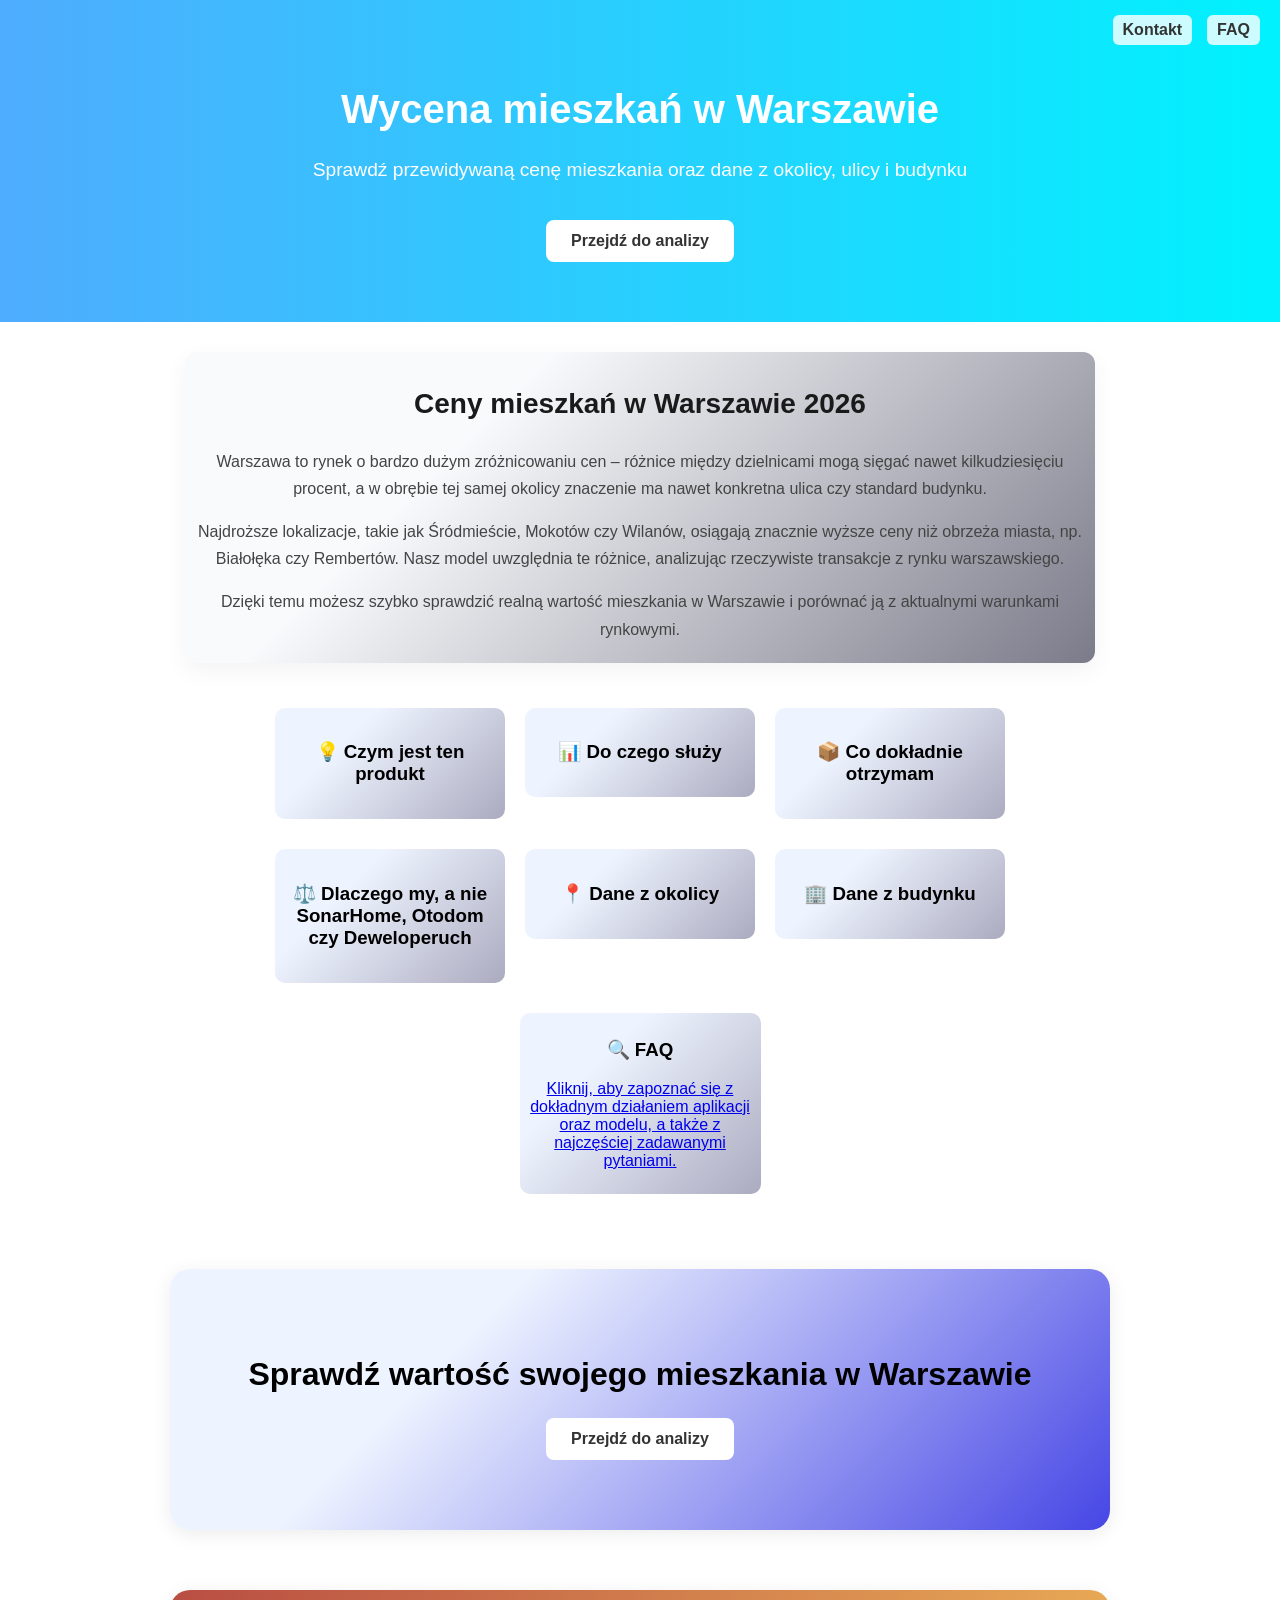
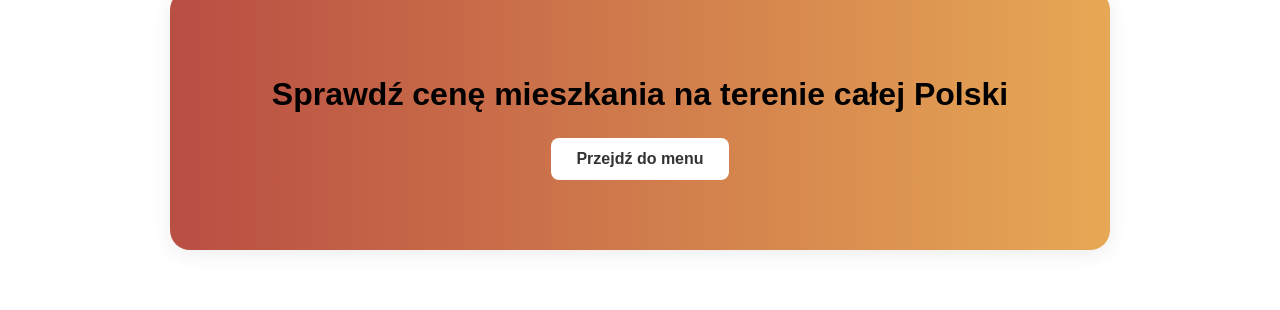
<file: frontend/index.html>
<!DOCTYPE html>
<html>
<head>
    <meta charset="UTF-8">
    <meta name="viewport" content="width=device-width, initial-scale=1.0">
    <meta name="description"
    content="Analiza i predykcja cen mieszkań w Warszawie. Sprawdź realną wartość mieszkania na podstawie danych transakcyjnych, lokalizacji i parametrów nieruchomości." />
    <title>Warszawskie ceny mieszkań – sprawdź wartość online</title>
    <link rel="stylesheet" href="stylee.css">
</head>
<body>

<div class="top-links">
    <a href="kontakt.html">Kontakt</a>
    <a href="FAQ.html">FAQ</a>
</div>

<header class="hero">
    <h1>Wycena mieszkań w Warszawie</h1>
    <p>Sprawdź przewidywaną cenę mieszkania oraz dane z okolicy, ulicy i budynku</p>

    <a href="login.html" class="main-btn">Przejdź do analizy</a>
</header>


<section class="seo-text">
    <h2>Ceny mieszkań w Warszawie 2026</h2>
    <p>
        Warszawa to rynek o bardzo dużym zróżnicowaniu cen – różnice między dzielnicami mogą sięgać nawet kilkudziesięciu procent,
        a w obrębie tej samej okolicy znaczenie ma nawet konkretna ulica czy standard budynku.
    </p>

    <p>
        Najdroższe lokalizacje, takie jak Śródmieście, Mokotów czy Wilanów, osiągają znacznie wyższe ceny niż obrzeża miasta,
        np. Białołęka czy Rembertów. Nasz model uwzględnia te różnice, analizując rzeczywiste transakcje z rynku warszawskiego.
    </p>

    <p>
        Dzięki temu możesz szybko sprawdzić realną wartość mieszkania w Warszawie i porównać ją z aktualnymi warunkami rynkowymi.
    </p>
</section>


<div class="features">
    <div class="feature-box-faq">
        <h3>💡 Czym jest ten produkt</h3>
        <p class = "answer">To narzędzie, które pozwala oszacować realną wartość mieszkania na podstawie rzeczywistych transakcji uzyskanych z danych Ministerstwa Rozwoju i Technologii.</p>
    </div>



    <div class="feature-box-faq">
        <h3>📊️ Do czego służy</h3>
        <p class = "answer">Narzędzie pomaga ocenić, czy cena mieszkania jest zawyżona, zaniżona czy też adekwatna.
        Może być wykorzystane przy zakupie, sprzedaży lub analizie inwestycji.</p>
    </div>

        <div class="feature-box-faq">
        <h3>📦️ Co dokładnie otrzymam</h3>
        <p class = "answer">Końcowym produktem jest raport zawierający predykcję wartości mieszkania dla wskazanego adresu i parametrów.<br><br>
            Dodatkowo raport zawiera zagregowane dane transakcyjne z najbliższej okolicy.
            Jeśli ulica występuje w bazie – otrzymasz również dane dla ulicy, a jeśli dostępne są dane dla konkretnego adresu – także dla budynku.</p>
    </div>


</div>

<div class="features">
        <div class="feature-box-faq">
        <h3>⚖️ Dlaczego my, a nie SonarHome, Otodom czy Deweloperuch</h3>
        <p class = "answer">Na rynku istnieją różne narzędzia do analizy cen mieszkań, jednak każde z nich ma swoje ograniczenia.
<br><br>
Serwisy takie jak SonarHome oferują wyceny po podaniu danych kontaktowych (np. e-mail i telefon), co często wiąże się z dalszym kontaktem marketingowym oraz nie oferują danych z okolicy.
<br><br>
Portale ogłoszeniowe, takie jak Otodom, prezentują głównie ceny ofertowe, które mogą znacząco odbiegać od rzeczywistych cen transakcyjnych.
<br><br>
Z kolei narzędzia analizujące konkretne adresy, takie jak Deweloperuch, pokazują dane historyczne, ale nie oferują predykcji dopasowanej do parametrów konkretnego mieszkania.
<br><br>
Ten raport łączy wszystkie te elementy – wykorzystuje rzeczywiste dane transakcyjne, które podane są w raporcie i generuje spersonalizowaną predykcję ceny dla wskazanego mieszkania. Dzięki temu otrzymujesz pełniejszy i bardziej realistyczny obraz rynku niż w przypadku pojedynczych narzędzi.
        </p>

    </div>

    <div class="feature-box-faq">
        <h3>📍 Dane z okolicy</h3>
        <p class = "answer">Do predykcji używana jest analiza cen transakcyjnych w promieniu 100m–500m, których zestawienie otrzymasz wraz z estymacją.</p>
    </div>

    <div class="feature-box-faq">

        <h3>🏢 Dane z budynku</h3>
        <p class = "answer">Jeśli pod wskazanym adresem wystąpiły w ciągu ostatnich dwóch lat transakcje, otrzymasz ich zestawienie wraz z estymacją.</p>
    </div>
</div>


<div class="features">
    <div class="feature-box">
        <h3>🔍 FAQ</h3>
        <a href="FAQ.html" class="feature-link">

        <p>
            Kliknij, aby zapoznać się z dokładnym działaniem aplikacji
            oraz modelu, a także z najczęściej zadawanymi pytaniami.
        </p>
    </a>
    </div>




</div>



<div class="cta">
    <h2>Sprawdź wartość swojego mieszkania w Warszawie</h2>

    <a href="predykcja.html" class="main-btn">
        Przejdź do analizy
    </a>


</div>

<div class="cta" style= "background: linear-gradient(to right, #b94e43, #e7a855);">
    <h2>Sprawdź cenę mieszkania na terenie całej Polski</h2>

    <a href="https://polskieceny-pl.onrender.com/" class="main-btn">
        Przejdź do menu
    </a>


</div>


<script>
document.querySelectorAll(".feature-box-faq").forEach(box => {
    box.addEventListener("click", () => {
        box.classList.toggle("active");
    });
});
</script>

</body>
</html>
</file>
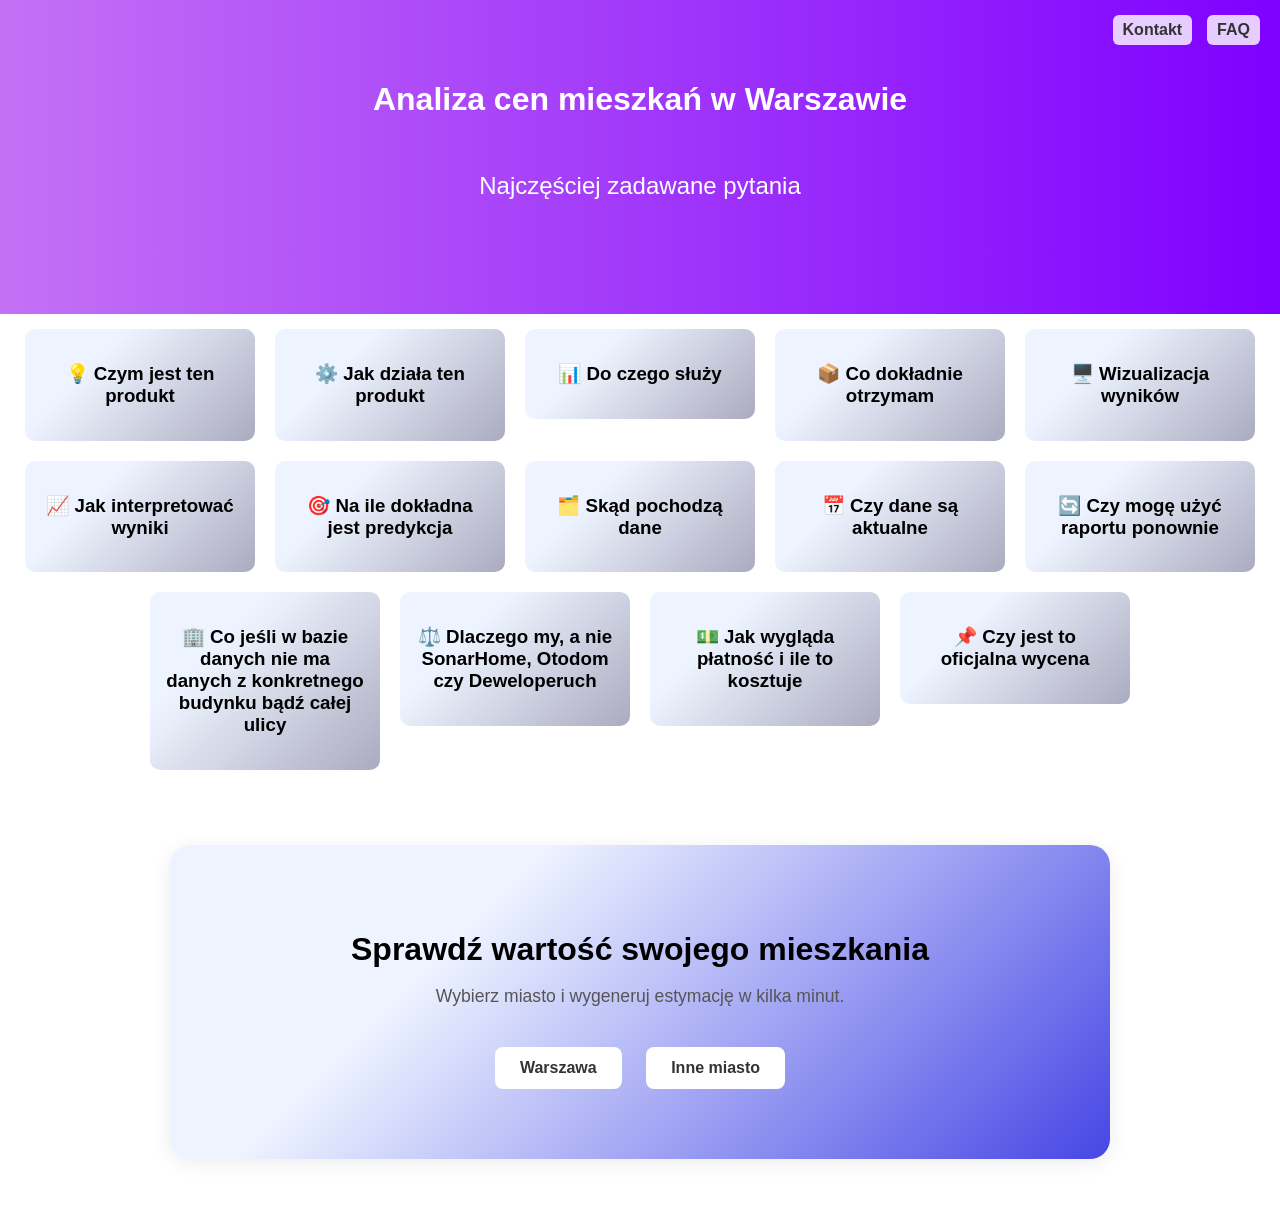
<file: frontend/FAQ.html>
<!DOCTYPE html>
<html lang="en">
<head>
    <meta charset="UTF-8">
    <meta name="viewport" content="width=device-width, initial-scale=1.0">
    <title>FAQ</title>
    <link rel="stylesheet" href="stylee.css">

</head>
<body>

<div class="top-links">
    <a href="kontakt.html">Kontakt</a>
    <a href="FAQ.html">FAQ</a>
</div>


<div class="hero_violet">
    <h1>Analiza cen mieszkań w Warszawie</h1>
    <p>Najczęściej zadawane pytania</p>

</div>
<div class="features">
    <div class="feature-box-faq">
        <h3>💡 Czym jest ten produkt</h3>
        <p class = "answer">To narzędzie, które pozwala oszacować realną wartość mieszkania na podstawie rzeczywistych transakcji uzyskanych z danych Ministerstwa Rozwoju i Technologii.</p>
    </div>


    <div class="feature-box-faq">
        <h3>⚙️ Jak działa ten produkt</h3>
        <p class = "answer">Po podaniu odpowiednich danych, model uczenia maszynowego, oparty na regresji liniowej, przewiduje przybliżoną cenę za metr kwadratowy mieszkania na podstawie 50 000 faktycznych rekordów transakcyjnych. </p>
    </div>

    <div class="feature-box-faq">
        <h3>📊️ Do czego służy</h3>
        <p class = "answer">Narzędzie pomaga ocenić, czy cena mieszkania jest zawyżona, zaniżona czy też adekwatna.
        Może być wykorzystane przy zakupie, sprzedaży lub analizie inwestycji.</p>
    </div>


    <div class="feature-box-faq">
        <h3>📦️ Co dokładnie otrzymam</h3>
        <p class = "answer">Końcowym produktem jest raport zawierający predykcję wartości mieszkania dla wskazanego adresu i parametrów.
Dodatkowo raport zawiera zagregowane dane transakcyjne z najbliższej okolicy.
Jeśli ulica występuje w bazie – otrzymasz również dane dla ulicy, a jeśli dostępne są dane dla konkretnego adresu – także dla budynku.</p>
    </div>


    <div class="feature-box-faq">
        <h3>🖥️  Wizualizacja wyników</h3>
        <a href="wynikidisplay.html" class="feature-link">
            <p class = "answer">Kliknij, aby przejść do wizualizacji otrzymanych wyników</p>
        </a>
    </div>




    <div class="feature-box-faq">
        <h3>📈 Jak interpretować wyniki</h3>
        <p class = "answer">Wynik należy traktować jako realistyczną estymację ceny rynkowej, a nie dokładną wycenę notarialną.
        Najlepiej porównać go z cenami ofert i potraktować jako punkt odniesienia przy negocjacjach.</p>
    </div>




    <div class="feature-box-faq">
        <h3>🎯 Na ile dokładna jest predykcja</h3>
        <p class="answer">
            Średni błąd przewidywania wynosi około 7%.
            Oznacza to, że dla większości mieszkań model trafia bardzo blisko realnej ceny rynkowej.
            <br><br>
            Dokładność zależy jednak od dostępności danych – w lokalizacjach z dużą liczbą transakcji
            (np. popularne dzielnice) wyniki są bardziej precyzyjne.
            <br><br>
            W przypadku rzadkich adresów lub nietypowych mieszkań (np. bardzo duży metraż,
            wysoki standard, unikalna lokalizacja), odchylenie może być większe.
            <br><br>
            Raport najlepiej traktować jako solidny punkt odniesienia do oceny,
            czy dana oferta jest zawyżona lub atrakcyjna.
        </p>
    </div>

    <div class="feature-box-faq">
        <h3>🗂️ Skąd pochodzą dane</h3>
        <p class = "answer">Dane pochodzą z rejestru cen nieruchomości publikowanego przez Ministerstwo Rozwoju i Technologii (geoportal.gov.pl).
Są to oficjalne ceny transakcyjne zawarte w aktach notarialnych.</p>
    </div>



    <div class="feature-box-faq">
        <h3>📅 Czy dane są aktualne</h3>
        <p class = "answer">Dane obejmują lata 2024–obecnie i są reprezentatywne dla aktualnych warunków rynkowych.</p>
    </div>

    <div class="feature-box-faq">

        <h3>🔄 Czy mogę użyć raportu ponownie</h3>
        <p class = "answer">Po zakupie raport będzie dostępny na stronie przez godzinę od kliknięcia w "wygeneruj wyniki". Dokument ZIP z gotowymi do pobrania plikami przedstawiającymi całość raportu i danych można w tym czasie pobierać dowolnie, a pobrane pliki będą już na zawsze do Państwa dyspozycji.</p>
    </div>

    <div class="feature-box-faq">
        <h3>🏢 Co jeśli w bazie danych nie ma danych z konkretnego budynku bądź całej ulicy</h3>
        <p class = "answer">W przypadku braku budynku, raport generowany jest w głównej mierze w oparciu o dane transakcyjne ze wskazanej ulicy i najbliższej okolicy.
        <br><br>
            W przypadku braku jakichkolwiek danych ze wskazanej ulicy, raport generwoany jest w oparciu o najbliższą okolicę.
        </p>
    </div>


    <div class="feature-box-faq">
        <h3>⚖️ Dlaczego my, a nie SonarHome, Otodom czy Deweloperuch</h3>
        <p class = "answer">Na rynku istnieją różne narzędzia do analizy cen mieszkań, jednak każde z nich ma swoje ograniczenia.
<br><br>
Serwisy takie jak SonarHome oferują wyceny po podaniu danych kontaktowych (np. e-mail i telefon), co często wiąże się z dalszym kontaktem marketingowym oraz nie oferują danych z okolicy.
<br><br>
Portale ogłoszeniowe, takie jak Otodom, prezentują głównie ceny ofertowe, które mogą znacząco odbiegać od rzeczywistych cen transakcyjnych.
<br><br>
Z kolei narzędzia analizujące konkretne adresy, takie jak Deweloperuch, pokazują dane historyczne, ale nie oferują predykcji dopasowanej do parametrów konkretnego mieszkania.
<br><br>
Ten raport łączy wszystkie te elementy – wykorzystuje rzeczywiste dane transakcyjne, które podane są w raporcie i generuje spersonalizowaną predykcję ceny dla wskazanego mieszkania. Dzięki temu otrzymujesz pełniejszy i bardziej realistyczny obraz rynku niż w przypadku pojedynczych narzędzi.
        </p>

    </div>



    <div class="feature-box-faq">
        <h3>💵 Jak wygląda płatność i ile to kosztuje</h3>
        <p class = "answer">Płatność odbywa się online za pomocą bezpiecznego systemu Stripe. Po wprowadzeniu danych mieszkania zostaniesz przekierowany do formularza płatności, gdzie możesz zapłacić kartą.
            <br><br>
            Koszt raportu to 5 zł – jest to jednorazowa opłata za wygenerowanie pełnego raportu dla wybranego mieszkania. Po opłaceniu natychmiast uzyskujesz dostęp do wyników.
            <br><br>
            Nie wymagamy zakładania konta ani podawania dodatkowych danych kontaktowych – płacisz tylko za konkretny raport i od razu go otrzymujesz. </p>
    </div>

    <div class="feature-box-faq">
        <h3>📌 Czy jest to oficjalna wycena</h3>
        <p class = "answer">Nie – raport ma charakter informacyjny i nie zastępuje wyceny rzeczoznawcy majątkowego.</p>
    </div>


</div>


<div class="cta">
    <h2>Sprawdź wartość swojego mieszkania</h2>
    <p>Wybierz miasto i wygeneruj estymację w kilka minut.</p>

    <a href="https://www.warszawskieceny.pl" class="main-btn">
        Warszawa
    </a>

    <a href="https://polskieceny-pl.onrender.com" class="main-btn">
        Inne miasto
    </a>
</div>


<script>
document.querySelectorAll(".feature-box-faq").forEach(box => {
    box.addEventListener("click", () => {
        box.classList.toggle("active");
    });
});
</script>

</body>
</html>
</file>
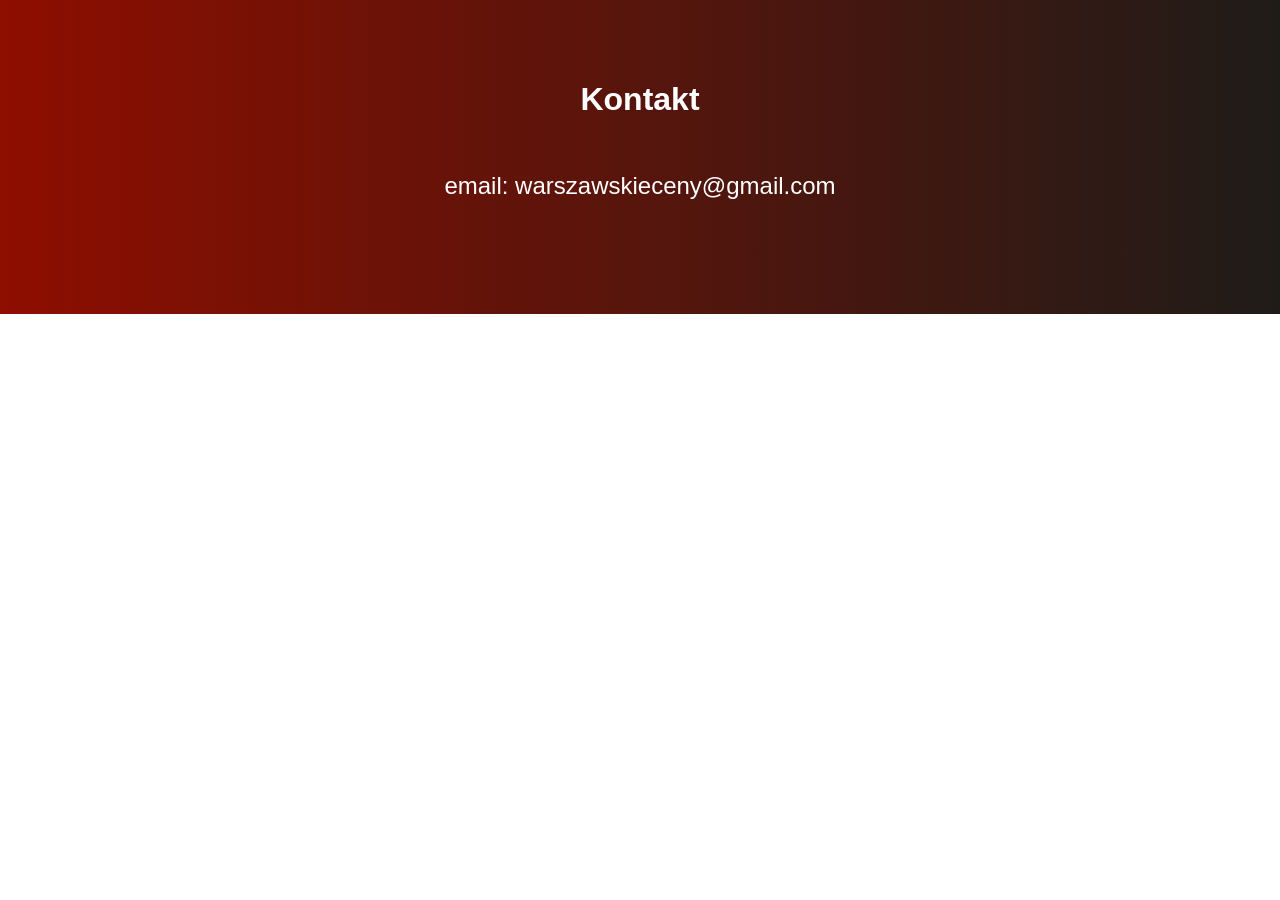
<file: frontend/kontakt.html>
<!DOCTYPE html>
<html lang="en">
<head>
    <meta charset="UTF-8">
    <meta name="viewport" content="width=device-width, initial-scale=1.0">
    <title>Title</title>
    <link rel="stylesheet" href="stylee.css">

</head>
<body>
<div class="hero_violet" style= "background: linear-gradient(to right, #8e0e00, #1f1c18);">
    <h1>Kontakt</h1>
    <p>email: warszawskieceny@gmail.com</p>

</div>
</body>
</html>
</file>
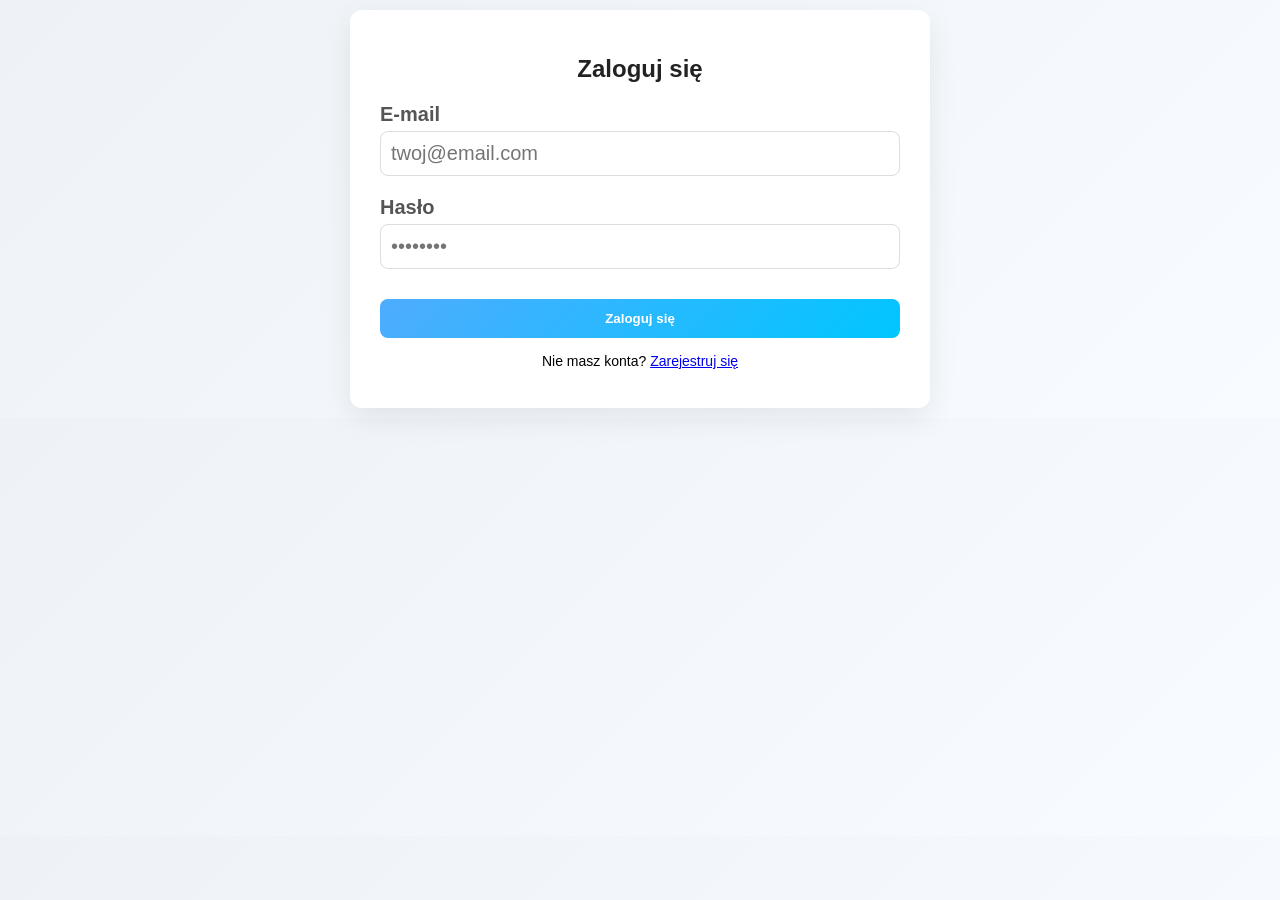
<file: frontend/login.html>
<!DOCTYPE html>
<html lang="pl">
<head>
    <meta charset="UTF-8">
    <title>Logowanie - Analiza mieszkań</title>
    <link rel="stylesheet" href="style.css">
    <meta name="viewport" content="width=device-width, initial-scale=1.0">
</head>
<body>

<div class="form-box">
    <h2>Zaloguj się</h2>

    <div class="form-row">
        <label for="email">E-mail</label>
        <input id="email" type="email" placeholder="twoj@email.com" required>
    </div>

    <div class="form-row">
        <label for="password">Hasło</label>
        <input id="password" type="password" placeholder="••••••••" required>
    </div>

    <button onclick="handleLogin()">Zaloguj się</button>

    <p style="margin-top: 15px; text-align: center; font-size: 14px;">
        Nie masz konta? <a href="register.html">Zarejestruj się</a>
    </p>
</div>

<script>
const token = localStorage.getItem("token");

if (token) {
    alert("Jesteś już zalogowany.");
    window.location.href = "predykcja.html";
}
async function handleLogin() {
    const email = document.getElementById("email").value.trim();
    const password = document.getElementById("password").value;

    if (!email || !password) {
        alert("Proszę uzupełnić wszystkie pola.");
        return;
    }

    try {
        const response = await fetch("http://localhost:10000/login", {
            method: "POST",
            headers: {
                "Content-Type": "application/json"
            },
            body: JSON.stringify({ email, password })
        });

        const data = await response.json();

        if (!response.ok) {
            alert(data.error || "Błąd logowania");
            return;
        }

        if (data.token && data.user_id) {
            localStorage.setItem("token", data.token);
            localStorage.setItem("user_id", data.user_id);

            window.location.href = "predykcja.html";
        } else {
            alert("Błąd: Serwer nie zwrócił kompletnych danych sesji. Upewnij się, że zaktualizowałeś endpoint /login na backendzie.");
        }

    } catch (error) {
        console.error("Błąd połączenia:", error);
        alert("Nie udało się połączyć z serwerem API.");
    }
}
</script>

</body>
</html>
</file>
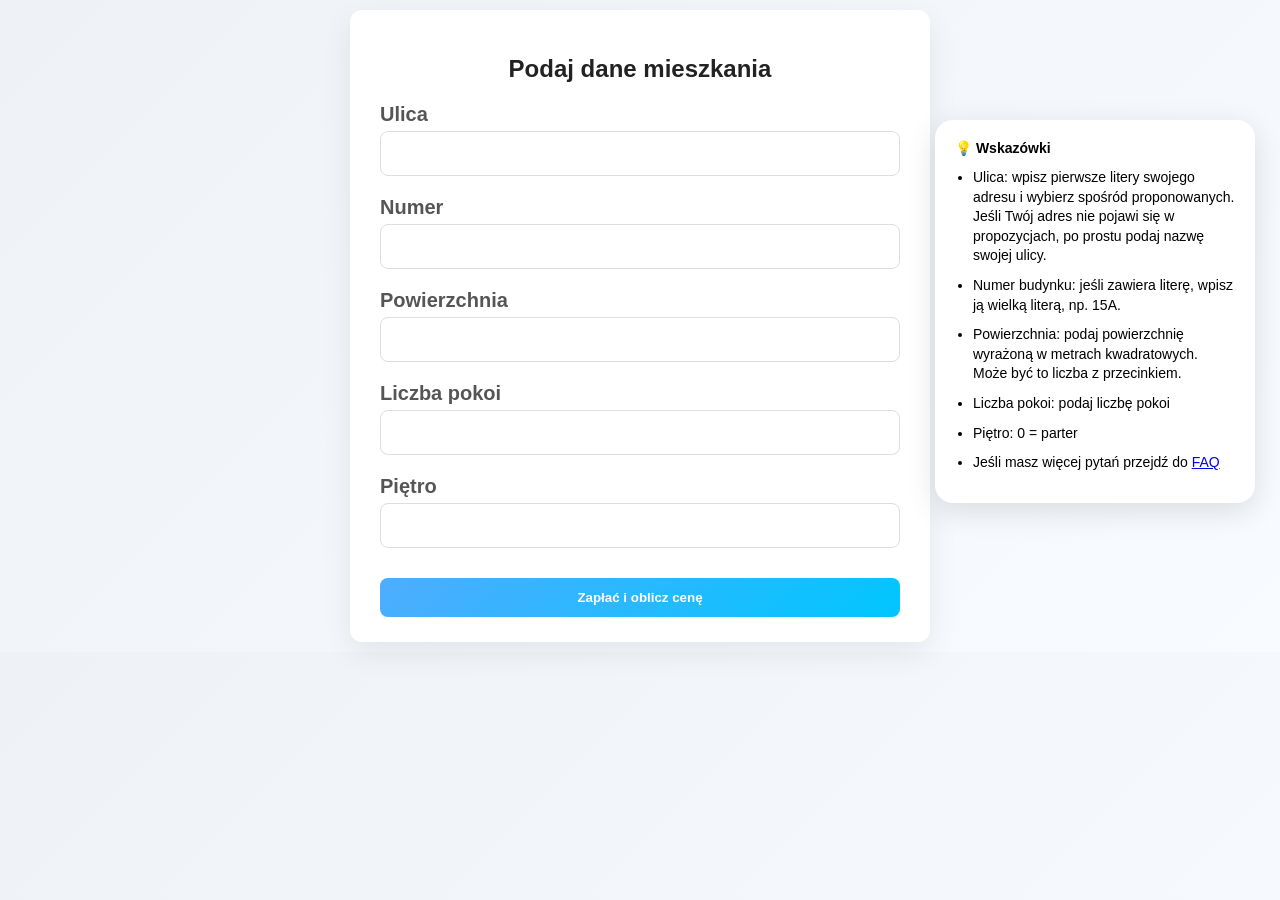
<file: frontend/predykcja.html>
<!DOCTYPE html>
<html>
<head>
    <meta charset="UTF-8">
    <title>Analiza mieszkań</title>
    <link rel="stylesheet" href="style.css">
    <meta name="viewport" content="width=device-width, initial-scale=1.0">

</head>
<body>

<div class="form-box">
    <h2>Podaj dane mieszkania</h2>

    <div class="form-row">
        <label>Ulica</label>
        <input id="Street" type="text" list="street-list">
        <datalist id="street-list"></datalist>
    </div>

    <div class="form-row">
        <label>Numer</label>
        <input id="Number" type="text">
    </div>

    <div class="form-row">
        <label>Powierzchnia</label>
        <input id="Area_m2" type="number">
    </div>

    <div class="form-row">
        <label>Liczba pokoi</label>
        <input id="Rooms" type="number">
    </div>

    <div class="form-row">
        <label>Piętro</label>
        <input id="Floor" type="number">
    </div>

    <button onclick="payAndRedirect()">Zapłać i oblicz cenę</button>
</div>


<div class="help-bubble">
  <h4>💡 Wskazówki</h4>
  <ul>
    <li>Ulica: wpisz pierwsze litery swojego adresu i wybierz spośród proponowanych. Jeśli Twój adres nie pojawi się w propozycjach, po prostu podaj nazwę swojej ulicy.</li>
    <li>Numer budynku: jeśli zawiera literę, wpisz ją wielką literą, np. 15A.</li>
      <li>Powierzchnia: podaj powierzchnię wyrażoną w metrach kwadratowych. Może być to liczba z przecinkiem.</li>
    <li>Liczba pokoi: podaj liczbę pokoi</li>
    <li>Piętro: 0 = parter</li>
          <li>Jeśli masz więcej pytań przejdź do
        <a href="FAQ.html" class="feature-link">
            FAQ
        </a></li>
  </ul>
</div>


<script>
let streets = [];

fetch("unique_streets.csv")
  .then(r => r.text())
  .then(t => streets = t.trim().split("\n"));

const input = document.getElementById("Street");
const datalist = document.getElementById("street-list");

input.addEventListener("input", () => {
    datalist.innerHTML = "";

    const fullVal = input.value.toLowerCase().trim();
    const val = fullVal.split(/\s+/).pop();

    if (!val) return;

    streets.forEach(s => {
        const words = s.toLowerCase().split(/\s+/);

        if (words.some(w => w.startsWith(val))) {
            const opt = document.createElement("option");
            opt.value = s;
            datalist.appendChild(opt);
        }
    });
});
async function payAndRedirect() {
    const data = {
        ulica: document.getElementById("Street").value,
        numer: document.getElementById("Number").value,
        powierzchnia: Number(document.getElementById("Area_m2").value),
        liczba_pokoi: Number(document.getElementById("Rooms").value),
        pietro: Number(document.getElementById("Floor").value)
    };

    const token = localStorage.getItem("token");
    if (!token) {
    alert("Musisz się zalogować.");
    window.location.href = "login.html";
    return;
}
    const res = await fetch("http://localhost:10000/create-checkout-session", {
        method: "POST",
        headers: {"Content-Type": "application/json",
                  "Authorization": `Bearer ${token}`},
        body: JSON.stringify(data)
    });

    const json = await res.json();

    localStorage.setItem("formData", JSON.stringify(data));

    window.location = json.url;
}
</script>

</body>
</html>
</file>
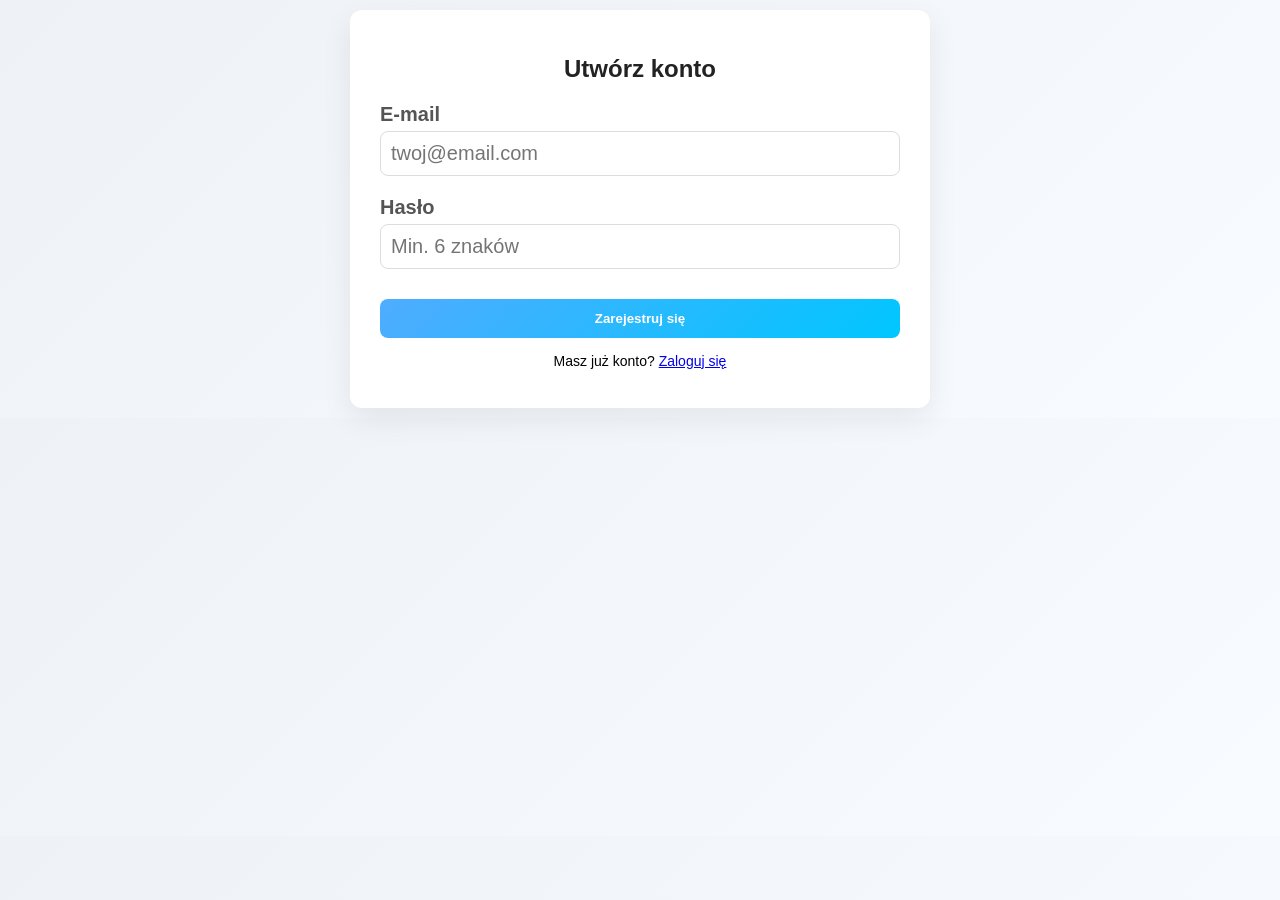
<file: frontend/register.html>
<!DOCTYPE html>
<html lang="pl">
<head>
    <meta charset="UTF-8">
    <title>Rejestracja - Analiza mieszkań</title>
    <link rel="stylesheet" href="style.css">
    <meta name="viewport" content="width=device-width, initial-scale=1.0">
</head>
<body>

<div class="form-box">
    <h2>Utwórz konto</h2>

    <div class="form-row">
        <label for="email">E-mail</label>
        <input id="email" type="email" placeholder="twoj@email.com" required>
    </div>

    <div class="form-row">
        <label for="password">Hasło</label>
        <input id="password" type="password" placeholder="Min. 6 znaków" required>
    </div>

    <button onclick="handleRegister()">Zarejestruj się</button>

    <p style="margin-top: 15px; text-align: center; font-size: 14px;">
        Masz już konto? <a href="login.html">Zaloguj się</a>
    </p>
</div>

<script>
async function handleRegister() {
    const email = document.getElementById("email").value.trim();
    const password = document.getElementById("password").value;

    if (!email || !password) {
        alert("Proszę uzupełnić wszystkie pola.");
        return;
    }

    try {
        const response = await fetch("http://localhost:10000/register", {
            method: "POST",
            headers: {
                "Content-Type": "application/json"
            },
            body: JSON.stringify({ email, password })
        });

        const data = await response.json();

        if (!response.ok) {
            // Backend zwraca np. {"error": "Użytkownik istnieje"}
            alert(data.error || "Błąd rejestracji");
            return;
        }

        // Sukces konta
        alert("Konto utworzone pomyślnie! Teraz możesz się zalogować.");
        window.location.href = "login.html";

    } catch (error) {
        console.error("Błąd połączenia:", error);
        alert("Nie udało się połączyć z serwerem API.");
    }
}
</script>

</body>
</html>
</file>
<file: frontend/stylee.css>
body {
    margin: 0;
    font-family: Arial;
    text-align: center;
}


.top-links {
    position: fixed;
    top: 15px;
    right: 20px;
    display: flex;
    gap: 15px;
    z-index: 999;
}

.top-links a {
    text-decoration: none;
    color: #333;
    font-weight: 600;
    background: rgba(255,255,255,0.8);
    padding: 6px 10px;
    border-radius: 6px;
}

.top-links a:hover {
    background: #fff;
}



/* HERO */
.hero {
    background: linear-gradient(to right, #4facfe, #00f2fe);
    color: white;
    padding: 60px 20px;
}

.hero_violet {
    background: linear-gradient(to right, #c471f5, #7f00ff);
    color: white;
    padding: 60px 20px;
}

.hero h1 {
    font-size: 2.5rem;
}

.hero p {
    font-size: 1.2rem;
}

.hero_violet p {
    padding: 30px;
    font-size: 1.5rem;
}



/* BUTTON */
.main-btn {
    display: inline-block;
    margin-top: 20px;
    padding: 12px 25px;
    background: white;
    color: #333;
    text-decoration: none;
    border-radius: 8px;
    font-weight: bold;
}

/* FEATURES */
.features {
    display: flex;
    justify-content: center;
    gap: 20px;
    padding: 15px;
    flex-wrap: wrap; /* 🔥 ważne */
    align-items: flex-start;
}

.feature-box {
    width: 225px;
    padding: 8px;
    border-radius: 10px;
    background: linear-gradient(
    135deg,
    #eef4ff 30%,
        #ababc0 100%

);
}




.feature-box-faq {
    width: 200px;
    padding: 15px;
    border-radius: 10px;
    background: linear-gradient(
        135deg,
        #eef4ff 30%,
        #ababc0 100%

    );
    cursor: pointer;

}

.answer {
    display: none;
    margin-top: 10px;
}

.feature-box-faq.active .answer {
    display: block;
}

.seo-text {
    max-width: 900px;
    margin: 30px auto;
    padding: 5px;
    background: linear-gradient(
    135deg,
    #f9fafc 30%,
    #7b7b8a 100%


);
    border-radius: 12px;
    box-shadow: 0 8px 25px rgba(0,0,0,0.05);
    line-height: 1.7;

}

.seo-text h2 {
    font-size: 28px;
    margin-bottom: 20px;
    color: #1a1a1a;
}

.seo-text p {
    font-size: 16px;
    color: #444;
    margin-bottom: 15px;
}

.seo-text strong {
    color: #000;
}

.cta {
    text-align: center;
    padding: 60px 20px;
    margin: 60px auto;
    max-width: 900px;
    border-radius: 20px;
    background: linear-gradient(
    135deg,
    #eef4ff 30%,
    #4646e5 100%

);
    box-shadow: 0 4px 20px rgba(0,0,0,0.08);
}

.cta h2 {
    font-size: 2rem;
    margin-bottom: 15px;
}

.cta p {
    font-size: 1.1rem;
    color: #555;
    margin-bottom: 30px;
}

.cta .main-btn {
    display: inline-block;
    margin: 10px;
}


/* 📱 MOBILE */
@media (max-width: 768px) {

    /* TOP LINKS */
    .top-links {
        top: 10px;
        right: 10px;
        gap: 8px;
        flex-direction: column;
        align-items: flex-end;
    }

    .top-links a {
        font-size: 13px;
        padding: 5px 8px;
    }

    /* HERO */
    .hero {
        padding: 50px 15px;
    }

    .hero h1 {
        font-size: 1.6rem;
        line-height: 1.3;
    }

    .hero p {
        font-size: 0.95rem;
    }


    .hero_violet {
    padding: 50px 15px;
}

.hero_violet p {
    font-size: 1rem;
    padding: 15px 0;
}

    /* BUTTON */
    .main-btn {
        display: block;
        width: 100%;
        max-width: 280px;
        margin: 10px auto;
    }

    /* FEATURES */
    .features {
        flex-direction: column;
        align-items: center;
        gap: 15px;
    }

    .feature-box,
    .feature-box-faq {
        width: 90%;
        max-width: 350px;
    }

    /* SEO TEXT */
    .seo-text {
        margin: 20px 10px;
        padding: 15px;
    }

    .seo-text h2 {
        font-size: 20px;
    }

    .seo-text p {
        font-size: 14px;
    }

    /* CTA */
    .cta {
        padding: 40px 15px;
        margin: 30px 10px;
    }

    .cta h2 {
        font-size: 1.5rem;
    }

    .cta p {
        font-size: 1rem;
    }
}

@media (min-width: 769px) and (max-width: 1024px) {

    /* HERO */
    .hero h1 {
        font-size: 2rem;
    }

    .hero p {
        font-size: 1.1rem;
    }
    .hero_violet {
    padding: 50px 15px;
}

.hero_violet p {
    font-size: 1rem;
    padding: 15px 0;
}

    /* FEATURES */
    .features {
        flex-wrap: wrap;
        gap: 15px;
    }

    .feature-box,
    .feature-box-faq {
        width: 45%;
    }

    /* BUTTON */
    .main-btn {
        margin: 10px 8px;
    }

    /* SEO TEXT */
    .seo-text {
        margin: 30px 20px;
        padding: 25px;
    }

    /* CTA */
    .cta {
        padding: 50px 20px;
    }
}
</file>
<file: frontend/style.css>
.bar {
    width: 100%;
    height: 10px;
    background: #e0e0e0;
    border-radius: 5px;
    overflow: hidden;
    margin-top: 10px;
}

.progress {
    width: 0%;
    height: 100%;
    background: #4caf50;
    transition: width 0.3s ease;
}

.help-bubble{
 position: fixed;
 right: 25px;
 top: 120px;
 width: 280px;
 background: white;
 padding:20px;
 border-radius:18px;
 box-shadow:0 8px 30px rgba(0,0,0,.12);
 z-index:999;
 font-size:14px;
}

.help-bubble h4{
 margin-top:0;
 margin-bottom:12px;
}

.help-bubble ul{
 padding-left:18px;
 margin:0;
}

.help-bubble li{
 margin-bottom:10px;
 line-height:1.4;
}


body {
    font-family: 'Inter', sans-serif;
    background: linear-gradient(135deg, #eef2f7, #f8fbff);
    margin: 0;
    padding: 0;
    font-size: 16px; /* większy tekst globalnie */

}

/* ===== FORM ===== */
.form-box {
    width: 520px;
    margin: 10px auto;
    padding: 25px 30px;
    border-radius: 12px;
    background: white;
    box-shadow: 0 10px 30px rgba(0,0,0,0.08);
    text-align: center;

}

.form-box h2 {
    margin-bottom: 20px;
    color: #222;
}

.form-row {
    display: flex;
    flex-direction: column;
    text-align: left;
    margin-bottom: 20px;
}

.form-row label {
    font-size: 20px;
    font-weight: 600;
    margin-bottom: 5px;
    color: #555;
}

.form-row input {
    padding: 10px;
    border-radius: 8px;
    border: 1px solid #ddd;
    transition: 0.2s;
    font-size: 20px;
}

.form-row input:focus {
    border-color: #4facfe;
    outline: none;
    box-shadow: 0 0 0 2px rgba(79,172,254,0.2);
}

/* ===== BUTTONS ===== */
button {
    width: 100%;
    padding: 12px;
    margin-top: 10px;
    border-radius: 8px;
    border: none;
    background: linear-gradient(135deg, #4facfe, #00c6ff);
    color: white;
    font-weight: 600;
    cursor: pointer;
    transition: 0.2s;
}

button:hover {
    transform: translateY(-1px);
    box-shadow: 0 5px 15px rgba(0,0,0,0.1);
}

#downloadBtn {
    background: linear-gradient(135deg, #43e97b, #38f9d7);
}

/* ===== TABLES ===== */
#tables {

    max-width: 1700px;
    margin: 40px auto;
}

table {

    border-collapse: collapse;
    width: 100%;
    margin-bottom: 30px;
    background: white;
    border-radius: 10px;
    overflow: hidden;
    box-shadow: 0 5px 20px rgba(0,0,0,0.05);

}

caption {
    text-align: left;
    padding: 12px;
    font-weight: 600;
    font-size: 16px;
    color: #333;
    border-bottom: 1px solid #eee;
}

th, td {
    padding: 14px 14px;
    font-size: 16px;
    border-bottom: 1px solid #f0f0f0;
    border: 1px solid #ccc;



}

th {
    background-color: #f7f9fc;
    font-weight: 600;
    color: #444;


}

tr:hover {
    background-color: #f9fbff;

}



.main-btn {
    display: inline-block; /* Dzięki temu przycisk dopasowuje się do tekstu */
    padding: 8px 16px;     /* Wewnętrzne marginesy tworzą kształt prostokąta */
    background: linear-gradient(135deg, #4facfe, #00c6ff);
    color: white;
    text-decoration: none; /* Usuwa podkreślenie linku */
    border-radius: 6px;    /* Delikatne zaokrąglenie rogów */
    font-weight: 500;
    font-size: 14px;
    transition: 0.2s;
    border: none;
    cursor: pointer;
}

.main-btn:hover {
    filter: brightness(1.1); /* Delikatne rozjaśnienie po najechaniu */
    transform: translateY(-1px);
    box-shadow: 0 4px 8px rgba(0,150,255,0.2);
}




/* ===== RESPONSIVE ===== */
@media (max-width: 768px) {

      .help-bubble{
      display:none;
  }

    body {
        font-size: 14px;
    }

    .form-box {
        width: 95%;
        padding: 15px;
    }

    .form-row label {
        font-size: 16px;
    }

    .form-row input {
        font-size: 16px;
        padding: 10px;
    }

    button {
        font-size: 16px;
        padding: 12px;
    }

    table {
        font-size: 12px;
        display: block;
        overflow-x: auto; /* 🔥 ważne */
        white-space: nowrap;
    }

    th, td {
        padding: 8px;
    }
}
</file>
